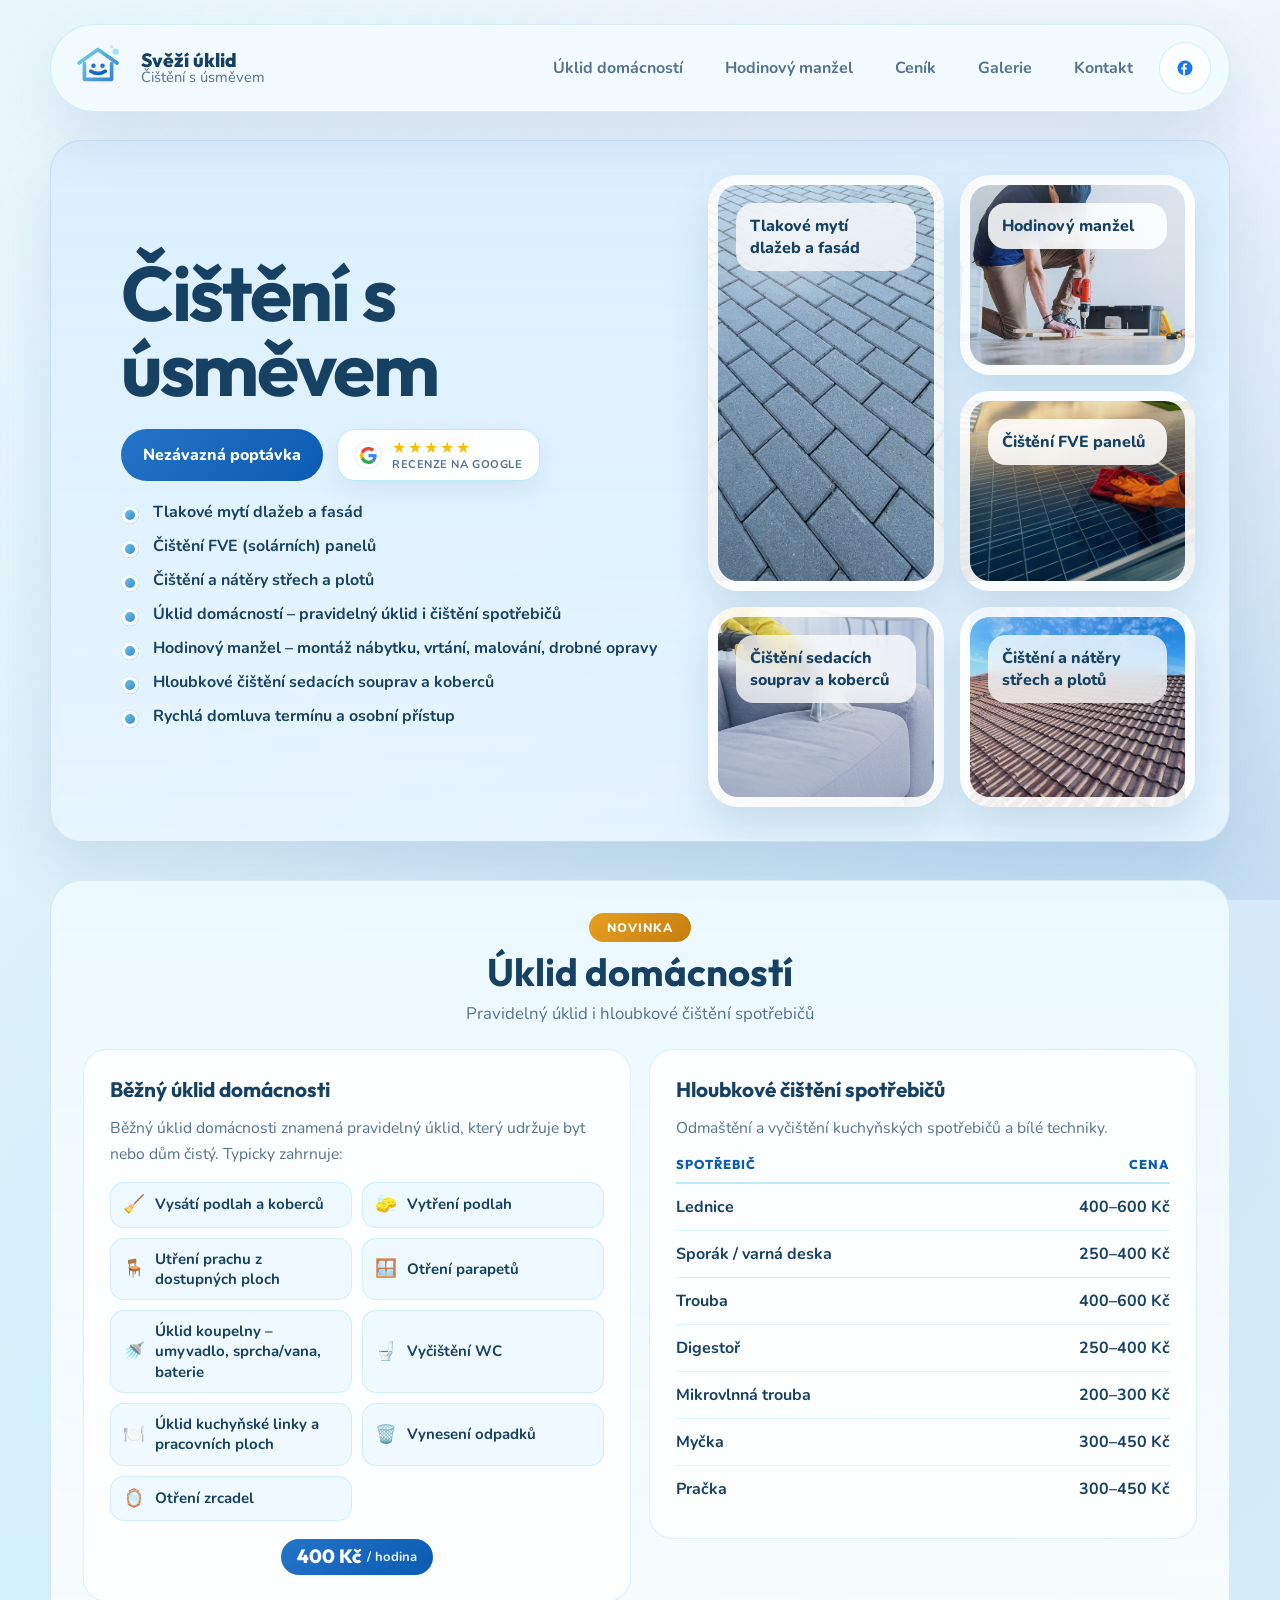
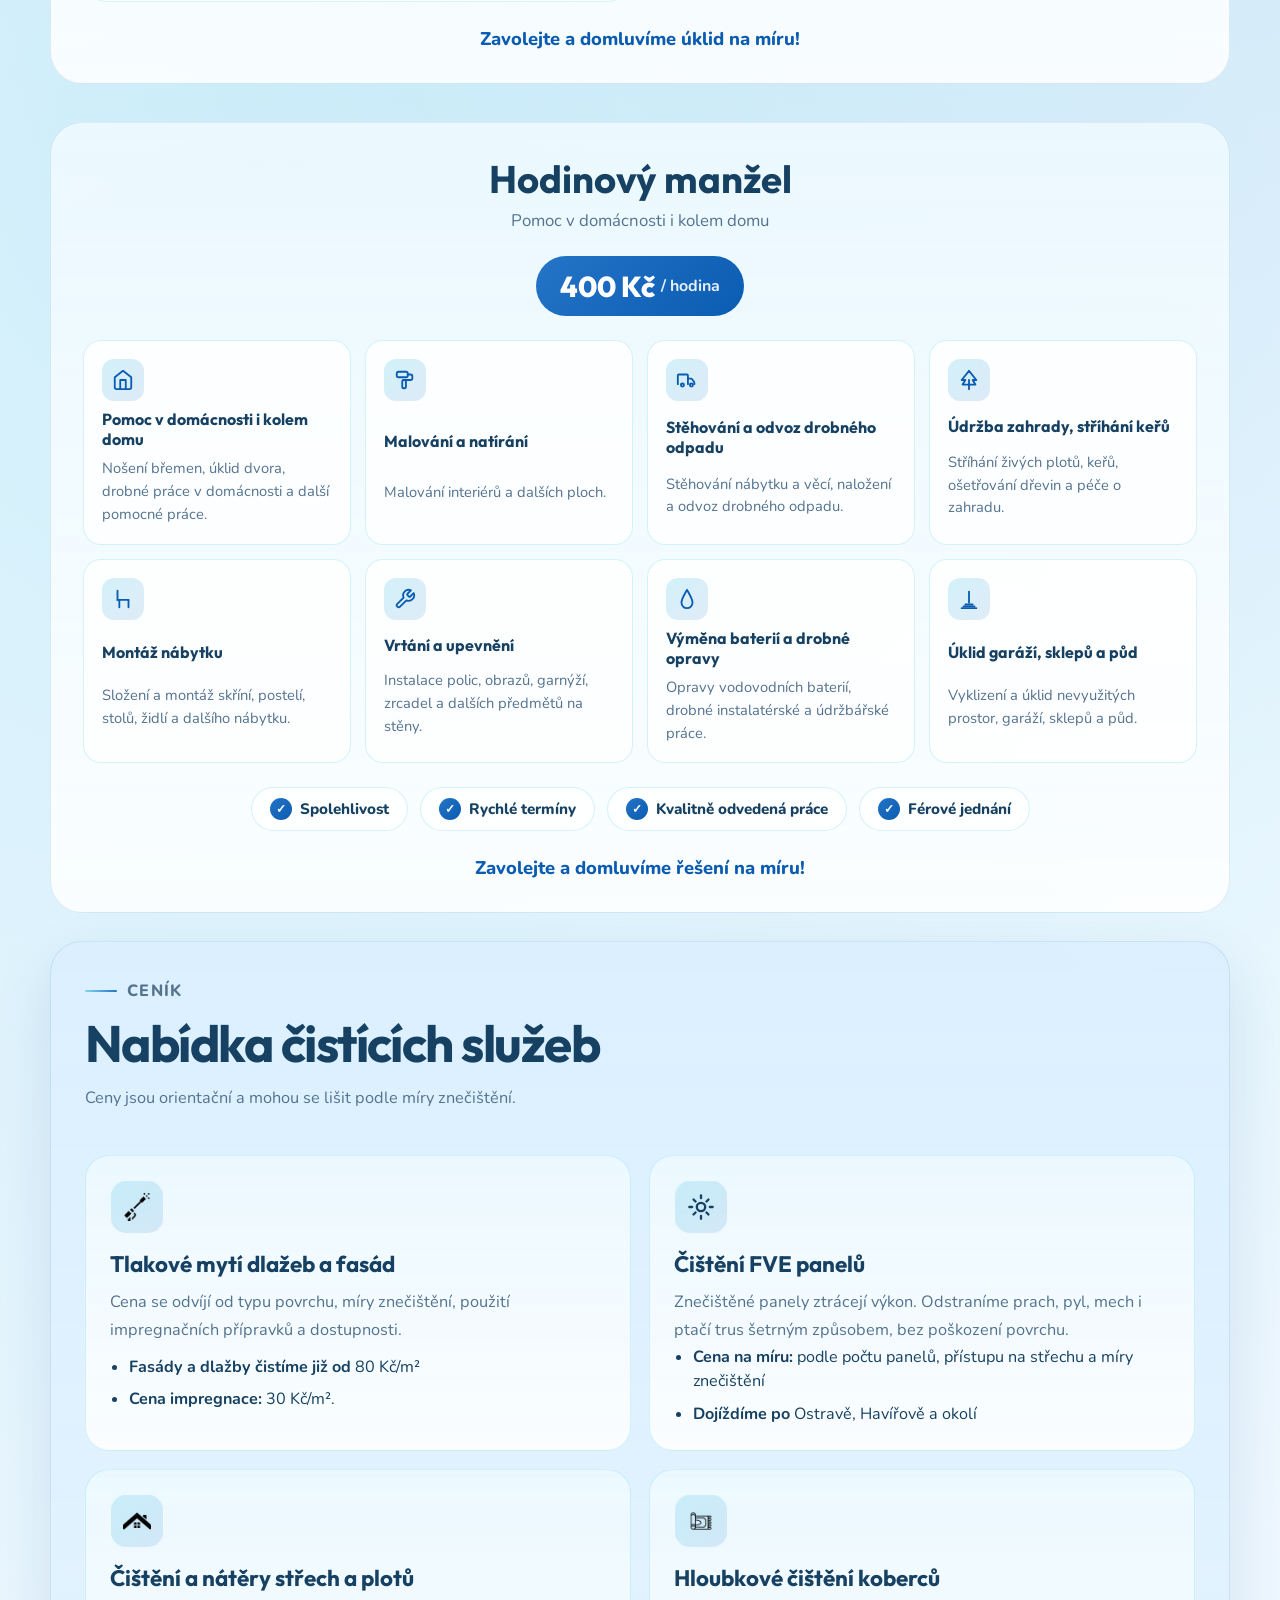
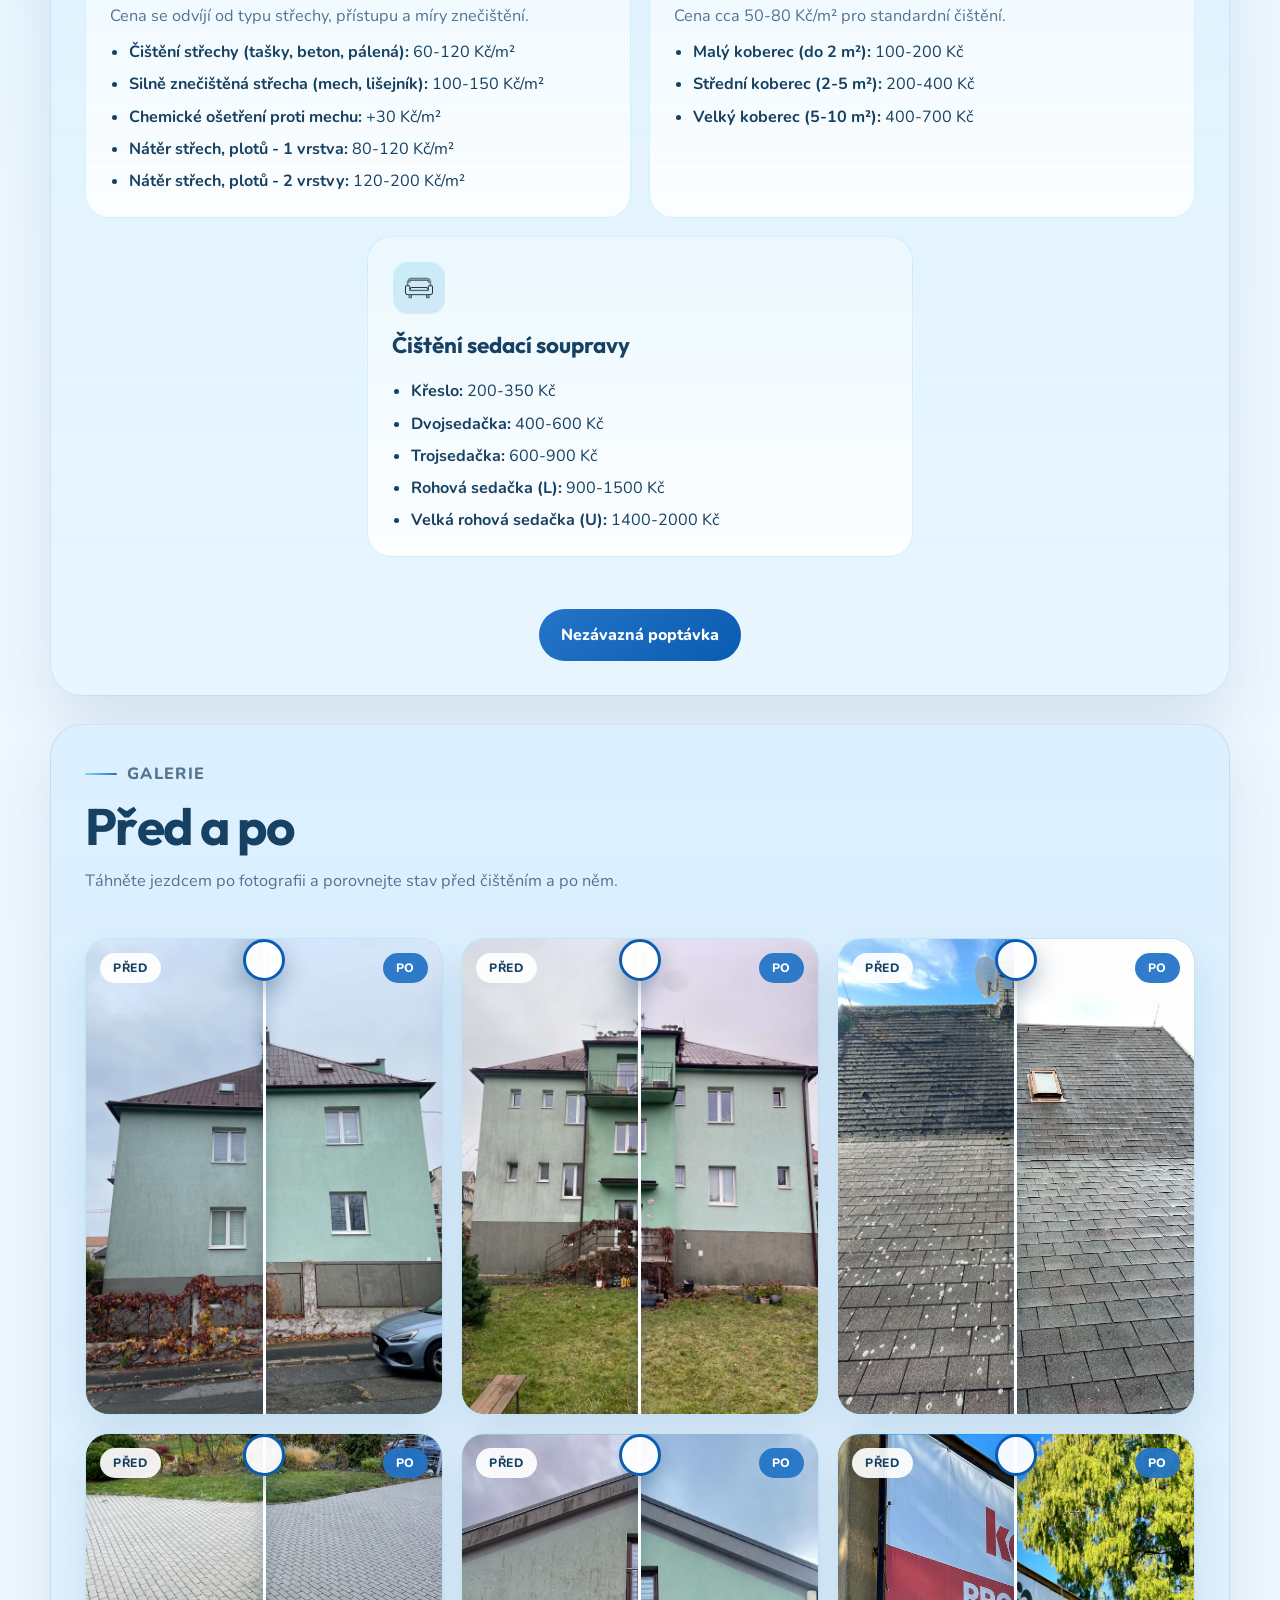
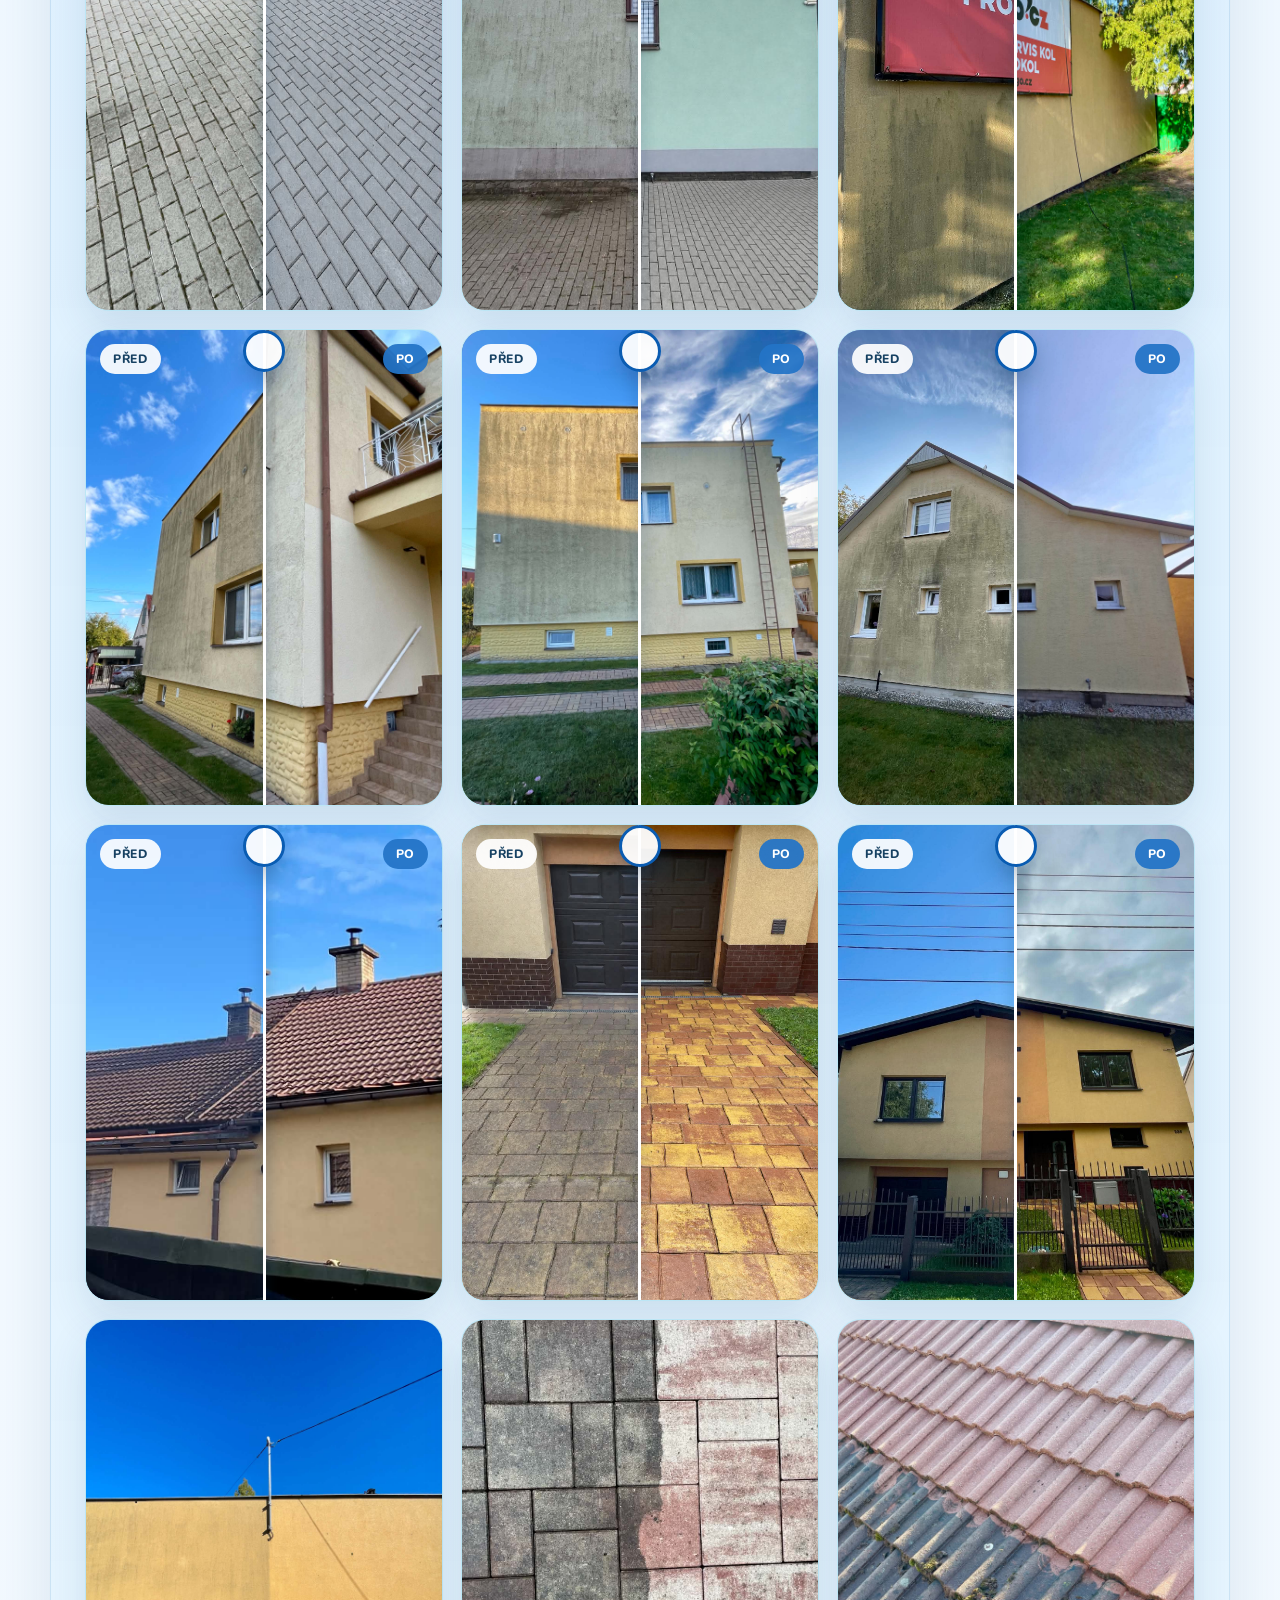
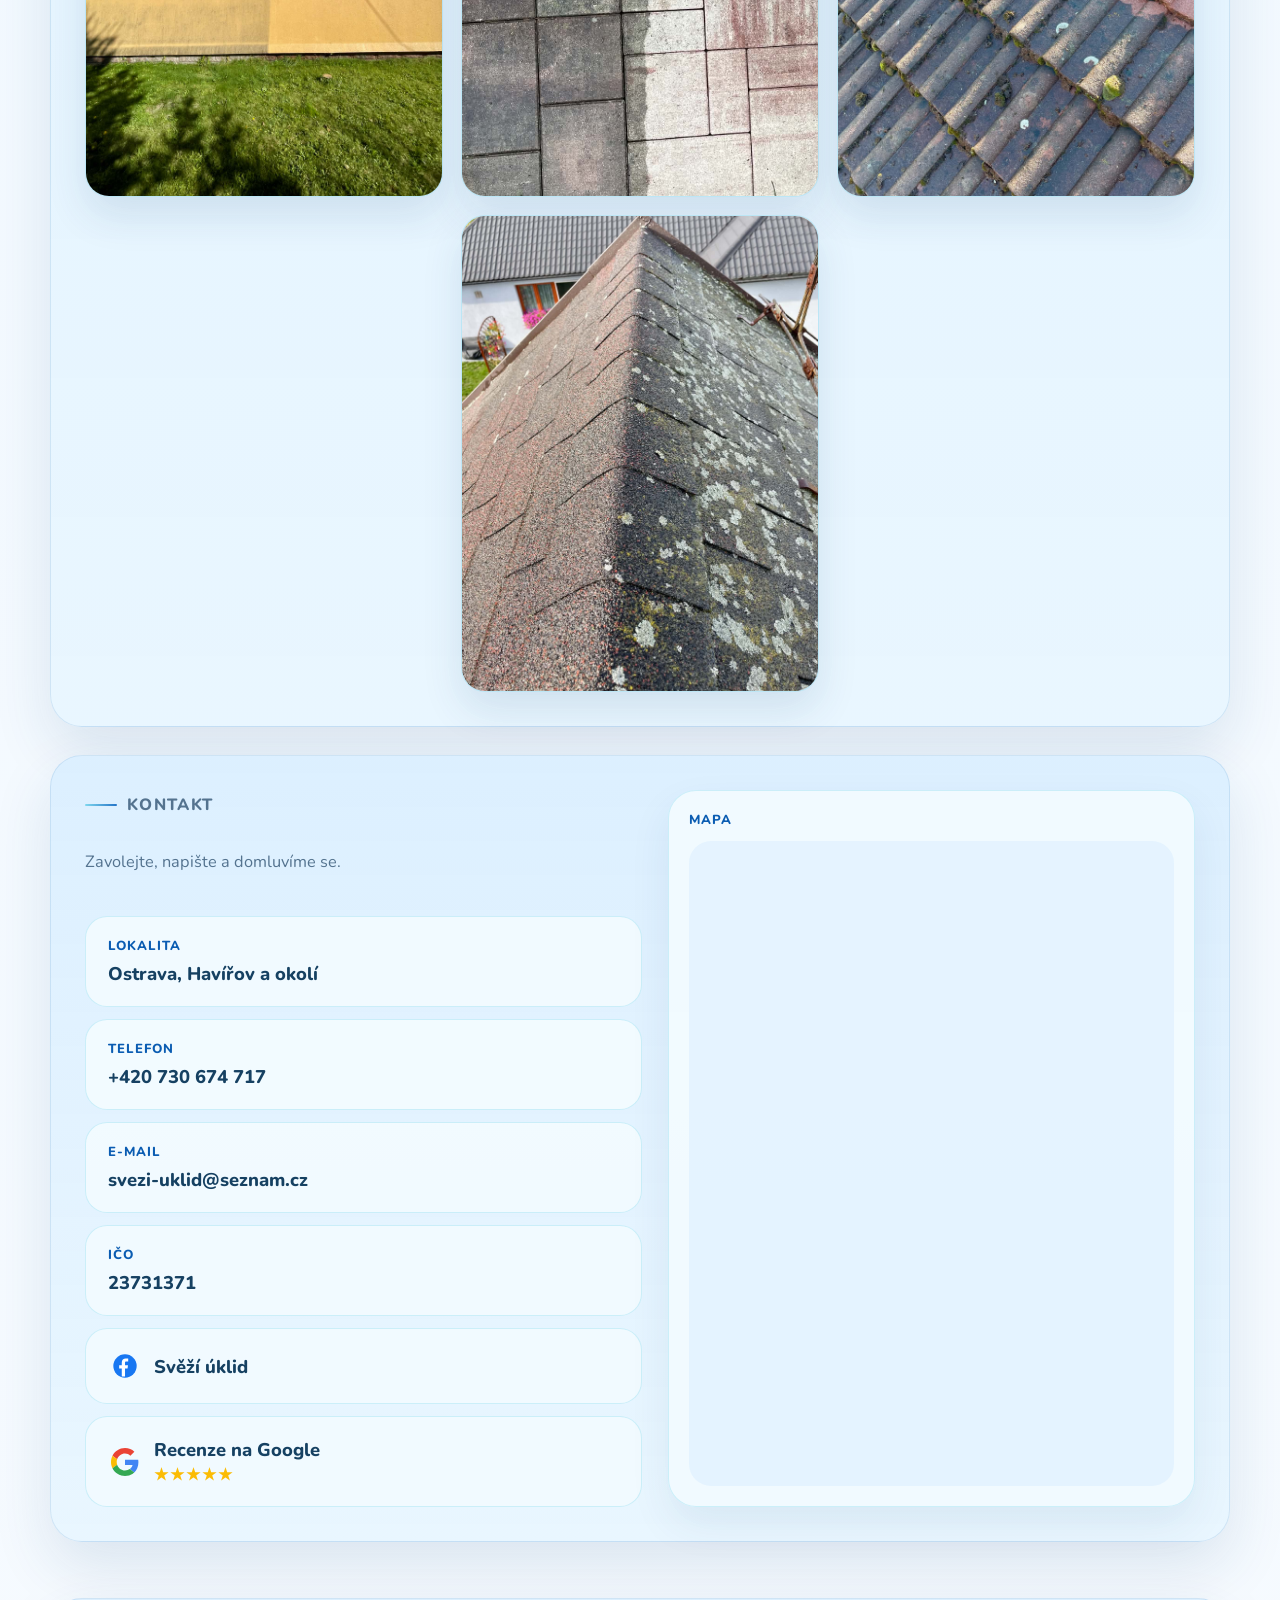
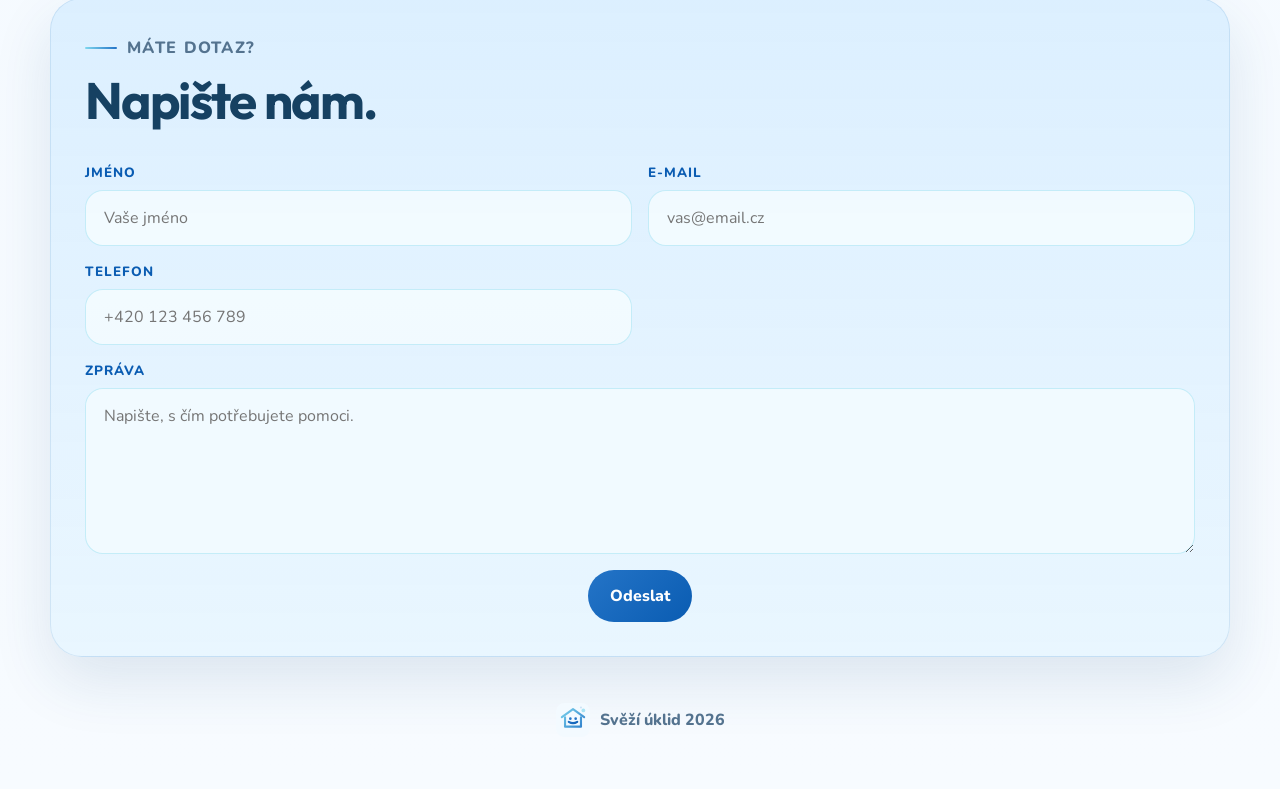
<file: index.html>
<!DOCTYPE html>
<html lang="cs">
<head>
    <meta charset="UTF-8">
    <meta name="viewport" content="width=device-width, initial-scale=1.0">
    <title>Svěží úklid | Hodinový manžel Ostrava, Havířov | Čištění s úsměvem</title>
    <meta
        name="description"
        content="Tlakové čištění dlažeb a fasád, čištění FVE (solárních) panelů, čištění a nátěry střech, hloubkové čištění koberců a sedacích souprav. Svěží úklid nabízí čistotu s úsměvem v Ostravě, Havířově a okolí. Hledáte hodinového manžela? Pomůžeme s montáží nábytku, vrtáním, malováním, údržbou zahrady a dalšími pracemi."
    >
    <link rel="icon" href="logo.svg" type="image/svg+xml">
    <link rel="preconnect" href="https://fonts.googleapis.com">
    <link rel="preconnect" href="https://fonts.gstatic.com" crossorigin>
    <link href="https://fonts.googleapis.com/css2?family=Outfit:wght@400;500;600;700;800&family=Nunito:wght@400;600;700;800&display=swap" rel="stylesheet">
    <link rel="stylesheet" href="styles.css">
</head>
<body>
    <div class="page-shell" id="top">
        <header class="topbar" id="uvod">
            <a class="brand" href="#top" aria-label="Svěží úklid">
                <img src="logo.svg" alt="Logo Svěží úklid">
                <span class="brand-text">
                    <strong>Svěží úklid</strong>
                    <span>Čištění s úsměvem</span>
                </span>
            </a>

            <button class="menu-toggle" type="button" aria-expanded="false" aria-controls="primary-nav">
                Menu
            </button>

            <nav class="nav" id="primary-nav" aria-label="Hlavní navigace">
                <a href="#uklid-domacnosti">Úklid domácností</a>
                <a href="#hodinovy-manzel">Hodinový manžel</a>
                <a href="#cenik">Ceník</a>
                <a href="#galerie">Galerie</a>
                <a href="#kontakt">Kontakt</a>
                <a class="nav-social" href="https://www.facebook.com/61579562813685" aria-label="Facebook Svěží úklid">
                    <svg viewBox="0 0 24 24" role="img" focusable="false" aria-hidden="true">
                        <circle cx="12" cy="12" r="10" fill="#1877F2"></circle>
                        <path fill="#ffffff" d="M13.28 8.15H14.75V5.62C14.5 5.59 13.66 5.5 12.68 5.5C10.64 5.5 9.24 6.75 9.24 9.05V11.27H7V14.1H9.24V21H12.02V14.1H14.2L14.55 11.27H12.02V9.33C12.02 8.51 12.24 8.15 13.28 8.15Z"></path>
                    </svg>
                </a>
            </nav>
        </header>

        <main>
            <section class="hero section-card">
                <div class="hero-copy">
                   
                    <h1>Čištění s úsměvem</h1>
                    <div class="hero-actions">
                        <a class="button button-primary" href="#kontaktujte-nas">Nezávazná poptávka</a>
                        <a class="google-badge" href="https://maps.app.goo.gl/2YdK4W3b6eAxkQrU6" target="_blank" rel="noopener" aria-label="Recenze Svěží úklid na Google">
                            <span class="google-badge-logo" aria-hidden="true">
                                <svg viewBox="0 0 48 48" focusable="false">
                                    <path fill="#EA4335" d="M24 9.5c3.54 0 6.71 1.22 9.21 3.6l6.85-6.85C35.9 2.38 30.47 0 24 0 14.62 0 6.51 5.38 2.56 13.22l7.98 6.19C12.43 13.72 17.74 9.5 24 9.5z"/>
                                    <path fill="#4285F4" d="M46.98 24.55c0-1.57-.15-3.09-.38-4.55H24v9.02h12.94c-.58 2.96-2.26 5.48-4.78 7.18l7.73 6c4.51-4.18 7.09-10.36 7.09-17.65z"/>
                                    <path fill="#FBBC05" d="M10.53 28.59c-.48-1.45-.76-2.99-.76-4.59s.27-3.14.76-4.59l-7.98-6.19C.92 16.46 0 20.12 0 24c0 3.88.92 7.54 2.56 10.78l7.97-6.19z"/>
                                    <path fill="#34A853" d="M24 48c6.48 0 11.93-2.13 15.89-5.81l-7.73-6c-2.15 1.45-4.92 2.3-8.16 2.3-6.26 0-11.57-4.22-13.47-9.91l-7.98 6.19C6.51 42.62 14.62 48 24 48z"/>
                                </svg>
                            </span>
                            <span class="google-badge-body">
                                <span class="google-stars" aria-hidden="true">★★★★★</span>
                                <span class="google-badge-label">Recenze na Google</span>
                            </span>
                        </a>
                        <a class="button button-secondary" href="#galerie" style="display: none;">Zobrazit galerii</a>
                    </div>

                    <ul class="hero-points">
                        <li>Tlakové mytí dlažeb a fasád</li>
                        <li>Čištění FVE (solárních) panelů</li>
                        <li>Čištění a nátěry střech a plotů</li>
                        <li>Úklid domácností – pravidelný úklid i čištění spotřebičů</li>
                        <li>Hodinový manžel – montáž nábytku, vrtání, malování, drobné opravy</li>
                        <li>Hloubkové čištění sedacích souprav a koberců</li>
                        <li>Rychlá domluva termínu a osobní přístup</li>
                    </ul>
                </div>

                <div class="hero-visual" aria-hidden="true">
                    <div class="visual-card visual-main">
                        <span class="visual-label">Tlakové mytí dlažeb a fasád</span>
                    </div>
                    <div class="visual-card visual-detail detail-handyman">
                        <span class="visual-label">Hodinový manžel</span>
                    </div>
                    <div class="visual-card visual-detail detail-fve">
                        <span class="visual-label">Čištění FVE panelů</span>
                    </div>
                    <div class="visual-card visual-detail detail-couch">
                        <span class="visual-label">Čištění sedacích souprav a koberců</span>
                    </div>
                    <div class="visual-card visual-detail detail-roof">
                        <span class="visual-label">Čištění a nátěry střech a plotů</span>
                    </div>
                </div>
            </section>

            <section class="cleaning-section section-card" id="uklid-domacnosti">
                <div class="cleaning">
                    <div class="cleaning-heading">
                        <span class="cleaning-badge">NOVINKA</span>
                        <h3>Úklid domácností</h3>
                        <p class="cleaning-subtitle">Pravidelný úklid i hloubkové čištění spotřebičů</p>
                    </div>

                    <div class="cleaning-grid">
                        <article class="cleaning-card">
                            <h4>Běžný úklid domácnosti</h4>
                            <p class="cleaning-lead">
                                Běžný úklid domácnosti znamená pravidelný úklid, který udržuje byt nebo dům čistý.
                                Typicky zahrnuje:
                            </p>
                            <ul class="cleaning-list">
                                <li><span aria-hidden="true">🧹</span> Vysátí podlah a koberců</li>
                                <li><span aria-hidden="true">🧽</span> Vytření podlah</li>
                                <li><span aria-hidden="true">🪑</span> Utření prachu z dostupných ploch</li>
                                <li><span aria-hidden="true">🪟</span> Otření parapetů</li>
                                <li><span aria-hidden="true">🚿</span> Úklid koupelny – umyvadlo, sprcha/vana, baterie</li>
                                <li><span aria-hidden="true">🚽</span> Vyčištění WC</li>
                                <li><span aria-hidden="true">🍽️</span> Úklid kuchyňské linky a pracovních ploch</li>
                                <li><span aria-hidden="true">🗑️</span> Vynesení odpadků</li>
                                <li><span aria-hidden="true">🪞</span> Otření zrcadel</li>
                            </ul>

                            <div class="cleaning-price-card">
                                <strong class="cleaning-price-value">400 Kč</strong>
                                <span class="cleaning-price-unit">/ hodina</span>
                            </div>
                        </article>

                        <article class="cleaning-card">
                            <h4>Hloubkové čištění spotřebičů</h4>
                            <p class="cleaning-lead">
                                Odmaštění a vyčištění kuchyňských spotřebičů a bílé techniky.
                            </p>
                            <table class="appliance-table">
                                <caption class="appliance-table-caption">Ceník čištění spotřebičů</caption>
                                <thead>
                                    <tr>
                                        <th scope="col">Spotřebič</th>
                                        <th scope="col">Cena</th>
                                    </tr>
                                </thead>
                                <tbody>
                                    <tr><td>Lednice</td><td>400–600 Kč</td></tr>
                                    <tr><td>Sporák / varná deska</td><td>250–400 Kč</td></tr>
                                    <tr><td>Trouba</td><td>400–600 Kč</td></tr>
                                    <tr><td>Digestoř</td><td>250–400 Kč</td></tr>
                                    <tr><td>Mikrovlnná trouba</td><td>200–300 Kč</td></tr>
                                    <tr><td>Myčka</td><td>300–450 Kč</td></tr>
                                    <tr><td>Pračka</td><td>300–450 Kč</td></tr>
                                </tbody>
                            </table>
                        </article>
                    </div>

                    <p class="cleaning-cta">Zavolejte a domluvíme úklid na míru!</p>
                </div>
            </section>

            <section class="handyman-section section-card" id="hodinovy-manzel">
                <div class="handyman">
                    <div class="handyman-heading">
                        <h3>Hodinový manžel</h3>
                        <p class="handyman-subtitle">Pomoc v domácnosti i kolem domu</p>
                    </div>

                    <div class="handyman-price-card">
                        <strong class="handyman-price-value">400 Kč</strong>
                        <span class="handyman-price-unit">/ hodina</span>
                    </div>

                    <div class="handyman-grid">
                        <div class="handyman-item">
                            <div class="handyman-item-icon" aria-hidden="true">
                                <svg viewBox="0 0 24 24" fill="none" stroke="currentColor" stroke-width="2" stroke-linecap="round" stroke-linejoin="round"><path d="M3 9l9-7 9 7v11a2 2 0 0 1-2 2H5a2 2 0 0 1-2-2z"/><polyline points="9 22 9 12 15 12 15 22"/></svg>
                            </div>
                            <h4>Pomoc v domácnosti i kolem domu</h4>
                            <p>Nošení břemen, úklid dvora, drobné práce v domácnosti a další pomocné práce.</p>
                        </div>
                        <div class="handyman-item">
                            <div class="handyman-item-icon" aria-hidden="true">
                                <svg viewBox="0 0 24 24" fill="none" stroke="currentColor" stroke-width="2" stroke-linecap="round" stroke-linejoin="round"><rect x="3" y="3" width="12" height="6" rx="2"/><path d="M15 6h3a2 2 0 0 1 2 2v2a2 2 0 0 1-2 2h-7"/><rect x="9" y="12" width="4" height="9" rx="1.5"/></svg>
                            </div>
                            <h4>Malování a natírání</h4>
                            <p>Malování interiérů a dalších ploch.</p>
                        </div>
                        <div class="handyman-item">
                            <div class="handyman-item-icon" aria-hidden="true">
                                <svg viewBox="0 0 24 24" fill="none" stroke="currentColor" stroke-width="2" stroke-linecap="round" stroke-linejoin="round"><path d="M2 16.5V7a1 1 0 0 1 1-1h9a1 1 0 0 1 1 1v9.5"/><path d="M13 10.5h3.6a1 1 0 0 1 .8.4l2.4 3.2a1 1 0 0 1 .2.6v1.8"/><circle cx="7" cy="17.5" r="1.7"/><circle cx="16.8" cy="17.5" r="1.7"/></svg>
                            </div>
                            <h4>Stěhování a odvoz drobného odpadu</h4>
                            <p>Stěhování nábytku a věcí, naložení a odvoz drobného odpadu.</p>
                        </div>
                        <div class="handyman-item">
                            <div class="handyman-item-icon" aria-hidden="true">
                                <svg viewBox="0 0 24 24" fill="none" stroke="currentColor" stroke-width="2" stroke-linecap="round" stroke-linejoin="round"><path d="M12 2L4 12h4l-3 5h14l-3-5h4L12 2z"/><path d="M12 12v10"/></svg>
                            </div>
                            <h4>Údržba zahrady, stříhání keřů</h4>
                            <p>Stříhání živých plotů, keřů, ošetřování dřevin a péče o zahradu.</p>
                        </div>
                        <div class="handyman-item">
                            <div class="handyman-item-icon" aria-hidden="true">
                                <svg viewBox="0 0 24 24" fill="none" stroke="currentColor" stroke-width="2" stroke-linecap="round" stroke-linejoin="round"><line x1="6" y1="3" x2="6" y2="13"/><line x1="6" y1="13" x2="18" y2="13"/><line x1="18" y1="13" x2="18" y2="21"/><line x1="8" y1="13" x2="8" y2="21"/></svg>
                            </div>
                            <h4>Montáž nábytku</h4>
                            <p>Složení a montáž skříní, postelí, stolů, židlí a dalšího nábytku.</p>
                        </div>
                        <div class="handyman-item">
                            <div class="handyman-item-icon" aria-hidden="true">
                                <svg viewBox="0 0 24 24" fill="none" stroke="currentColor" stroke-width="2" stroke-linecap="round" stroke-linejoin="round"><path d="M14.7 6.3a1 1 0 0 0 0 1.4l1.6 1.6a1 1 0 0 0 1.4 0l3.77-3.77a6 6 0 0 1-7.94 7.94l-6.91 6.91a2.12 2.12 0 0 1-3-3l6.91-6.91a6 6 0 0 1 7.94-7.94l-3.76 3.76z"/></svg>
                            </div>
                            <h4>Vrtání a upevnění</h4>
                            <p>Instalace polic, obrazů, garnýží, zrcadel a dalších předmětů na stěny.</p>
                        </div>
                        <div class="handyman-item">
                            <div class="handyman-item-icon" aria-hidden="true">
                                <svg viewBox="0 0 24 24" fill="none" stroke="currentColor" stroke-width="2" stroke-linecap="round" stroke-linejoin="round"><path d="M12 2C8 9 6 12 6 16a6 6 0 0 0 12 0c0-4-2-7-6-14z"/></svg>
                            </div>
                            <h4>Výměna baterií a drobné opravy</h4>
                            <p>Opravy vodovodních baterií, drobné instalatérské a údržbářské práce.</p>
                        </div>
                        <div class="handyman-item">
                            <div class="handyman-item-icon" aria-hidden="true">
                                <svg viewBox="0 0 24 24" fill="none" stroke="currentColor" stroke-width="2" stroke-linecap="round" stroke-linejoin="round"><line x1="12" y1="4" x2="12" y2="16"/><line x1="8" y1="18" x2="16" y2="18"/><line x1="6" y1="20" x2="18" y2="20"/><line x1="4" y1="22" x2="20" y2="22"/></svg>
                            </div>
                            <h4>Úklid garáží, sklepů a půd</h4>
                            <p>Vyklizení a úklid nevyužitých prostor, garáží, sklepů a půd.</p>
                        </div>
                    </div>

                    <div class="handyman-benefits">
                        <div class="handyman-benefit">
                            <span class="handyman-benefit-icon" aria-hidden="true">✓</span>
                            <strong>Spolehlivost</strong>
                        </div>
                        <div class="handyman-benefit">
                            <span class="handyman-benefit-icon" aria-hidden="true">✓</span>
                            <strong>Rychlé termíny</strong>
                        </div>
                        <div class="handyman-benefit">
                            <span class="handyman-benefit-icon" aria-hidden="true">✓</span>
                            <strong>Kvalitně odvedená práce</strong>
                        </div>
                        <div class="handyman-benefit">
                            <span class="handyman-benefit-icon" aria-hidden="true">✓</span>
                            <strong>Férové jednání</strong>
                        </div>
                    </div>

                    <p class="handyman-cta">Zavolejte a domluvíme řešení na míru!</p>
                </div>

            </section>

            <section class="services section-card" id="cenik">
                <div class="section-heading">
                    <p class="eyebrow">Ceník</p>
                    <h2>Nabídka čistících služeb</h2>
                    <p>
                        Ceny jsou orientační a mohou se lišit podle míry znečištění.
                    </p>
                </div>

                <div class="service-grid">
                    <article class="service-card accent-card">
                        <div class="service-icon" aria-hidden="true">
                            <img src="power-washing.png" alt="">
                        </div>
                        <h3>Tlakové mytí dlažeb a fasád</h3>
                        <p class="service-note">Cena se odvíjí od typu povrchu, míry znečištění, použití impregnačních přípravků a dostupnosti.</p>
                        <ul class="service-price-list" style="padding-top: 2%;">
                            <li><strong>Fasády a dlažby čistíme již od</strong> 80 Kč/m²</li>
                            <li><strong>Cena impregnace: </strong>30 Kč/m².</li>
                        </ul>
                        
                    </article>
                    <article class="service-card accent-card">
                        <div class="service-icon" aria-hidden="true">
                            <svg viewBox="0 0 24 24" fill="none" stroke="currentColor" stroke-width="2" stroke-linecap="round" stroke-linejoin="round"><circle cx="12" cy="12" r="3.6"/><path d="M12 2v2.4M12 19.6V22M2 12h2.4M19.6 12H22M5.6 5.6l1.7 1.7M16.7 16.7l1.7 1.7M5.6 18.4l1.7-1.7M16.7 7.3l1.7-1.7"/></svg>
                        </div>
                        <h3>Čištění FVE panelů</h3>
                        <p class="service-note">Znečištěné panely ztrácejí výkon. Odstraníme prach, pyl, mech i ptačí trus šetrným způsobem, bez poškození povrchu.</p>
                        <ul class="service-price-list">
                            <li><strong>Cena na míru:</strong> podle počtu panelů, přístupu na střechu a míry znečištění</li>
                            <li><strong>Dojíždíme po</strong> Ostravě, Havířově a okolí</li>
                        </ul>
                    </article>
                    <article class="service-card accent-card">
                        <div class="service-icon" aria-hidden="true">
                            <img src="roofing.png" alt="">
                        </div>
                        <h3>Čištění a nátěry střech a plotů</h3>
                        <p class="service-note">Cena se odvíjí od typu střechy, přístupu a míry znečištění.</p>
                        <ul class="service-price-list" style="padding-top: 2%;">
                            <li><strong>Čištění střechy (tašky, beton, pálená):</strong> 60-120 Kč/m²</li>
                            <li><strong>Silně znečištěná střecha (mech, lišejník):</strong> 100-150 Kč/m²</li>
                            <li><strong>Chemické ošetření proti mechu:</strong> +30 Kč/m²</li>
                            <li><strong>Nátěr střech, plotů - 1 vrstva:</strong> 80-120 Kč/m²</li>
                            <li><strong>Nátěr střech, plotů - 2 vrstvy:</strong> 120-200 Kč/m²</li>
                        </ul>
                        
                       
                    </article>
                    <article class="service-card accent-card">
                        <div class="service-icon" aria-hidden="true">
                            <img src="carpet.png" alt="">
                        </div>
                        <h3>Hloubkové čištění koberců</h3>
                        <p class="service-note">Cena cca 50-80 Kč/m² pro standardní čištění.</p>
                        <ul class="service-price-list" style="padding-top: 2%;">
                            <li><strong>Malý koberec (do 2 m²):</strong> 100-200 Kč</li>
                            <li><strong>Střední koberec (2-5 m²):</strong> 200-400 Kč</li>
                            <li><strong>Velký koberec (5-10 m²):</strong> 400-700 Kč</li>

                        </ul>
                    </article>
                    <article class="service-card accent-card service-card-center">
                        <div class="service-icon" aria-hidden="true">
                            <img src="couch.png" alt="">
                        </div>
                        <h3>Čištění sedací soupravy</h3>
                        <ul class="service-price-list" style="padding-top: 2%;">
                            <li><strong>Křeslo:</strong> 200-350 Kč</li>
                            <li><strong>Dvojsedačka:</strong> 400-600 Kč</li>
                            <li><strong>Trojsedačka:</strong> 600-900 Kč</li>
                            <li><strong>Rohová sedačka (L):</strong> 900-1500 Kč</li>
                            <li><strong>Velká rohová sedačka (U):</strong> 1400-2000 Kč</li>
                        </ul>
                        
                    </article>
                </div>

                <div class="section-cta">
                    <a class="button button-primary" href="#kontaktujte-nas">Nezávazná poptávka</a>
                </div>

            </section>

            <section class="gallery section-card" id="galerie">
                <div class="section-heading">
                    <p class="eyebrow">Galerie</p>
                    <h2>Před a po</h2>
                    <p>Táhněte jezdcem po fotografii a porovnejte stav před čištěním a po něm.</p>
                </div>

                <div class="gallery-grid">
                    <figure class="ba-card" data-compare>
                        <img class="gallery-photo" src="galerie/14a.jpg" alt="Fasáda domu se střešními okny po vyčištění" loading="lazy">
                        <div class="ba-before">
                            <img class="gallery-photo" src="galerie/14b.jpg" alt="Fasáda domu se střešními okny před čištěním" loading="lazy">
                        </div>
                        <span class="ba-handle" aria-hidden="true"></span>
                        <span class="ba-tag ba-tag-before">Před</span>
                        <span class="ba-tag ba-tag-after">Po</span>
                        <input class="ba-range" type="range" min="0" max="100" value="50" step="1" aria-label="Porovnání před a po – fasáda domu se střešními okny">
                    </figure>

                    <figure class="ba-card" data-compare>
                        <img class="gallery-photo" src="galerie/13a.jpg" alt="Fasáda bytového domu po vyčištění" loading="lazy">
                        <div class="ba-before">
                            <img class="gallery-photo" src="galerie/13b.jpg" alt="Fasáda bytového domu před čištěním" loading="lazy">
                        </div>
                        <span class="ba-handle" aria-hidden="true"></span>
                        <span class="ba-tag ba-tag-before">Před</span>
                        <span class="ba-tag ba-tag-after">Po</span>
                        <input class="ba-range" type="range" min="0" max="100" value="50" step="1" aria-label="Porovnání před a po – fasáda bytového domu">
                    </figure>

                    <figure class="ba-card" data-compare>
                        <img class="gallery-photo" src="galerie/12a.jpg" alt="Střecha se střešním oknem po vyčištění" loading="lazy">
                        <div class="ba-before">
                            <img class="gallery-photo" src="galerie/12b.jpg" alt="Střecha se střešním oknem před čištěním" loading="lazy">
                        </div>
                        <span class="ba-handle" aria-hidden="true"></span>
                        <span class="ba-tag ba-tag-before">Před</span>
                        <span class="ba-tag ba-tag-after">Po</span>
                        <input class="ba-range" type="range" min="0" max="100" value="50" step="1" aria-label="Porovnání před a po – střecha se střešním oknem">
                    </figure>

                    <figure class="ba-card" data-compare>
                        <img class="gallery-photo" src="galerie/10a.jpg" alt="Dlážděná plocha po vyčištění" loading="lazy">
                        <div class="ba-before">
                            <img class="gallery-photo" src="galerie/10b.jpg" alt="Dlážděná plocha před čištěním" loading="lazy">
                        </div>
                        <span class="ba-handle" aria-hidden="true"></span>
                        <span class="ba-tag ba-tag-before">Před</span>
                        <span class="ba-tag ba-tag-after">Po</span>
                        <input class="ba-range" type="range" min="0" max="100" value="50" step="1" aria-label="Porovnání před a po – dlážděná plocha">
                    </figure>

                    <figure class="ba-card" data-compare>
                        <img class="gallery-photo" src="galerie/9a.jpg" alt="Boční stěna domu po vyčištění" loading="lazy">
                        <div class="ba-before">
                            <img class="gallery-photo" src="galerie/9b.jpg" alt="Boční stěna domu před čištěním" loading="lazy">
                        </div>
                        <span class="ba-handle" aria-hidden="true"></span>
                        <span class="ba-tag ba-tag-before">Před</span>
                        <span class="ba-tag ba-tag-after">Po</span>
                        <input class="ba-range" type="range" min="0" max="100" value="50" step="1" aria-label="Porovnání před a po – boční stěna domu">
                    </figure>

                    <figure class="ba-card" data-compare>
                        <img class="gallery-photo" src="galerie/7a.jpg" alt="Fasáda domu po vyčištění" loading="lazy">
                        <div class="ba-before">
                            <img class="gallery-photo" src="galerie/7b.jpg" alt="Fasáda domu před čištěním" loading="lazy">
                        </div>
                        <span class="ba-handle" aria-hidden="true"></span>
                        <span class="ba-tag ba-tag-before">Před</span>
                        <span class="ba-tag ba-tag-after">Po</span>
                        <input class="ba-range" type="range" min="0" max="100" value="50" step="1" aria-label="Porovnání před a po – fasáda domu">
                    </figure>

                    <figure class="ba-card" data-compare>
                        <img class="gallery-photo" src="galerie/6a.jpg" alt="Fasáda domu po vyčištění" loading="lazy">
                        <div class="ba-before">
                            <img class="gallery-photo" src="galerie/6b.jpg" alt="Fasáda domu před čištěním" loading="lazy">
                        </div>
                        <span class="ba-handle" aria-hidden="true"></span>
                        <span class="ba-tag ba-tag-before">Před</span>
                        <span class="ba-tag ba-tag-after">Po</span>
                        <input class="ba-range" type="range" min="0" max="100" value="50" step="1" aria-label="Porovnání před a po – fasáda domu">
                    </figure>

                    <figure class="ba-card" data-compare>
                        <img class="gallery-photo" src="galerie/5a.jpg" alt="Fasáda domu po vyčištění" loading="lazy">
                        <div class="ba-before">
                            <img class="gallery-photo" src="galerie/5b.jpg" alt="Fasáda domu před čištěním" loading="lazy">
                        </div>
                        <span class="ba-handle" aria-hidden="true"></span>
                        <span class="ba-tag ba-tag-before">Před</span>
                        <span class="ba-tag ba-tag-after">Po</span>
                        <input class="ba-range" type="range" min="0" max="100" value="50" step="1" aria-label="Porovnání před a po – fasáda domu">
                    </figure>

                    <figure class="ba-card" data-compare>
                        <img class="gallery-photo" src="galerie/4a.jpg" alt="Dům po vyčištění fasády" loading="lazy">
                        <div class="ba-before">
                            <img class="gallery-photo" src="galerie/4b.jpg" alt="Dům před vyčištěním fasády" loading="lazy">
                        </div>
                        <span class="ba-handle" aria-hidden="true"></span>
                        <span class="ba-tag ba-tag-before">Před</span>
                        <span class="ba-tag ba-tag-after">Po</span>
                        <input class="ba-range" type="range" min="0" max="100" value="50" step="1" aria-label="Porovnání před a po – fasáda domu">
                    </figure>

                    <figure class="ba-card" data-compare>
                        <img class="gallery-photo" src="galerie/3a.jpg" alt="Střecha domu po vyčištění" loading="lazy">
                        <div class="ba-before">
                            <img class="gallery-photo" src="galerie/3b.jpg" alt="Střecha domu před čištěním" loading="lazy">
                        </div>
                        <span class="ba-handle" aria-hidden="true"></span>
                        <span class="ba-tag ba-tag-before">Před</span>
                        <span class="ba-tag ba-tag-after">Po</span>
                        <input class="ba-range" type="range" min="0" max="100" value="50" step="1" aria-label="Porovnání před a po – střecha domu">
                    </figure>

                    <figure class="ba-card" data-compare>
                        <img class="gallery-photo" src="galerie/2a.jpg" alt="Dlažba před garáží po vyčištění" loading="lazy">
                        <div class="ba-before">
                            <img class="gallery-photo" src="galerie/2b.jpg" alt="Dlažba před garáží před čištěním" loading="lazy">
                        </div>
                        <span class="ba-handle" aria-hidden="true"></span>
                        <span class="ba-tag ba-tag-before">Před</span>
                        <span class="ba-tag ba-tag-after">Po</span>
                        <input class="ba-range" type="range" min="0" max="100" value="50" step="1" aria-label="Porovnání před a po – dlažba před garáží">
                    </figure>

                    <figure class="ba-card" data-compare>
                        <img class="gallery-photo" src="galerie/1a.jpg" alt="Dům po umytí fasády" loading="lazy">
                        <div class="ba-before">
                            <img class="gallery-photo" src="galerie/1b.jpg" alt="Dům před umytím fasády" loading="lazy">
                        </div>
                        <span class="ba-handle" aria-hidden="true"></span>
                        <span class="ba-tag ba-tag-before">Před</span>
                        <span class="ba-tag ba-tag-after">Po</span>
                        <input class="ba-range" type="range" min="0" max="100" value="50" step="1" aria-label="Porovnání před a po – fasáda domu">
                    </figure>

                    <figure class="gallery-tile">
                        <img class="gallery-photo" src="galerie/8.jpg" alt="Vyčištěná fasáda budovy" loading="lazy">
                    </figure>

                    <figure class="gallery-tile">
                        <img class="gallery-photo" src="galerie/dlazba.jpg" alt="Dlažba před a po vyčištění – detail" loading="lazy">
                    </figure>

                    <figure class="gallery-tile">
                        <img class="gallery-photo" src="galerie/tasky.jpg" alt="Detail střešních tašek před a po vyčištění" loading="lazy">
                    </figure>

                    <figure class="gallery-tile">
                        <img class="gallery-photo" src="galerie/11.jpg" alt="Detail střešních šindelů před a po vyčištění" loading="lazy">
                    </figure>
                </div>
            </section>

            <section class="contact section-card" id="kontakt">
                <div class="contact-content">
                    <div>
                        <p class="eyebrow">Kontakt</p>
                        
                        <p>
                            Zavolejte, napište a domluvíme se.
                        </p>
                    </div>
                    <div class="contact-panel">
                        <div class="contact-item">
                            <span class="contact-label">Lokalita</span>
                            <strong>Ostrava, Havířov a okolí</strong>
                        </div>
                        <div class="contact-item">
                            <span class="contact-label">Telefon</span>
                            <strong>+420 730 674 717</strong>
                        </div>
                        <div class="contact-item">
                            <span class="contact-label">E-mail</span>
                            <strong>svezi-uklid@seznam.cz</strong>
                        </div>
                        
                        <div class="contact-item">
                            <span class="contact-label">IČO</span>
                            <strong>23731371</strong>
                        </div>

                    <a class="contact-item social-item social-card" href="https://www.facebook.com/61579562813685" aria-label="Facebook Svěží úklid">
                        <strong class="social-strong">
                            <span class="social-icon" aria-hidden="true">
                                <svg viewBox="0 0 24 24" role="img" focusable="false">
                                    <circle cx="12" cy="12" r="10" fill="#1877F2"></circle>
                                    <path fill="#ffffff" d="M13.28 8.15H14.75V5.62C14.5 5.59 13.66 5.5 12.68 5.5C10.64 5.5 9.24 6.75 9.24 9.05V11.27H7V14.1H9.24V21H12.02V14.1H14.2L14.55 11.27H12.02V9.33C12.02 8.51 12.24 8.15 13.28 8.15Z"></path>
                                </svg>
                            </span>
                            Svěží úklid
                        </strong>
                    </a>

                    <a class="contact-item social-item social-card" href="https://maps.app.goo.gl/2YdK4W3b6eAxkQrU6" target="_blank" rel="noopener" aria-label="Recenze Svěží úklid na Google">
                        <strong class="social-strong">
                            <span class="social-icon" aria-hidden="true">
                                <svg viewBox="0 0 48 48" focusable="false">
                                    <path fill="#EA4335" d="M24 9.5c3.54 0 6.71 1.22 9.21 3.6l6.85-6.85C35.9 2.38 30.47 0 24 0 14.62 0 6.51 5.38 2.56 13.22l7.98 6.19C12.43 13.72 17.74 9.5 24 9.5z"/>
                                    <path fill="#4285F4" d="M46.98 24.55c0-1.57-.15-3.09-.38-4.55H24v9.02h12.94c-.58 2.96-2.26 5.48-4.78 7.18l7.73 6c4.51-4.18 7.09-10.36 7.09-17.65z"/>
                                    <path fill="#FBBC05" d="M10.53 28.59c-.48-1.45-.76-2.99-.76-4.59s.27-3.14.76-4.59l-7.98-6.19C.92 16.46 0 20.12 0 24c0 3.88.92 7.54 2.56 10.78l7.97-6.19z"/>
                                    <path fill="#34A853" d="M24 48c6.48 0 11.93-2.13 15.89-5.81l-7.73-6c-2.15 1.45-4.92 2.3-8.16 2.3-6.26 0-11.57-4.22-13.47-9.91l-7.98 6.19C6.51 42.62 14.62 48 24 48z"/>
                                </svg>
                            </span>
                            <span class="google-card-text">
                                Recenze na Google
                                <span class="google-stars" aria-hidden="true">★★★★★</span>
                            </span>
                        </strong>
                    </a>

                    </div>
                </div>
                
                <div class="contact-aside">
                    <div class="map-card">
                        <span class="contact-label">Mapa</span>
                        <iframe
                            title="Mapa adresy Svěží úklid"
                            src="https://www.google.com/maps/embed?pb=!1m18!1m12!1m3!1d58281.607005331214!2d18.39347287375812!3d49.791565820720066!2m3!1f0!2f0!3f0!3m2!1i1024!2i768!4f13.1!3m3!1m2!1s0x4713fed1a555183d%3A0x400af0f661507b0!2zSGF2w63FmW92!5e0!3m2!1scs!2scz!4v1773247890633!5m2!1scs!2scz"
                            loading="lazy"
                            referrerpolicy="no-referrer-when-downgrade"
                        ></iframe>
                    </div>

                </div>
            </section>

            <section class="contact-form-section section-card" id="kontaktujte-nas">
                <div class="section-heading">
                    <p class="eyebrow">Máte dotaz?</p>
                    <h2>Napište nám.</h2>
                </div>
                <p class="form-success" id="form-success" hidden>Děkujeme, zpráva byla úspěšně odeslána. Ozveme se vám co nejdříve.</p>
                <form class="contact-form" action="https://formsubmit.co/svezi-uklid@seznam.cz" method="POST">
                    <input type="hidden" name="_captcha" value="false">
                    <input type="hidden" name="_subject" value="Nová poptávka z webu Svěží úklid">
                    <input type="hidden" name="_template" value="table">
                    <input type="hidden" name="_next" id="form-next" value="">
                    <label class="form-field">
                        <span>Jméno</span>
                        <input type="text" name="Jméno" placeholder="Vaše jméno" required>
                    </label>
                    <label class="form-field">
                        <span>E-mail</span>
                        <input type="email" name="E-mail" placeholder="vas@email.cz" required>
                    </label>
                    <label class="form-field">
                        <span>Telefon</span>
                        <input type="tel" name="Telefon" placeholder="+420 123 456 789">
                    </label>
                    <label class="form-field form-field-wide">
                        <span>Zpráva</span>
                        <textarea name="Zpráva" rows="6" placeholder="Napište, s čím potřebujete pomoci." required></textarea>
                    </label>
                    <button class="button button-primary" type="submit">Odeslat</button>
                </form>
            </section>
        </main>

        <div class="site-signature" aria-label="Podpis webu">
            <img src="logo.svg" alt="Logo Svěží úklid">
            <p>Svěží úklid <span id="current-year">2026</span></p>
        </div>
    </div>

    <script src="script.js"></script>
</body>
</html>
</file>
<file: styles.css>
:root {
    --bg: #eef7ff;
    --bg-soft: #f9fdff;
    --surface: rgba(231, 245, 255, 0.88);
    --surface-strong: rgba(219, 239, 255, 0.97);
    --surface-light: rgba(243, 251, 255, 0.94);
    --line: rgba(91, 148, 198, 0.18);
    --primary: #2474c7;
    --primary-strong: #0a5cb2;
    --secondary: #7fd7ee;
    --text: #164162;
    --muted: #54738f;
    --shadow: 0 24px 60px rgba(24, 77, 122, 0.12);
    --radius-xl: 32px;
    --radius-lg: 24px;
    --radius-md: 18px;
    --max-width: 1180px;
    --nav-offset: 120px;
}

* {
    box-sizing: border-box;
}

html {
    scroll-behavior: smooth;
}

#cenik,
#galerie,
#kontakt,
#kontaktujte-nas,
#uklid-domacnosti,
#hodinovy-manzel {
    scroll-margin-top: var(--nav-offset);
}

body {
    margin: 0;
    font-family: "Nunito", sans-serif;
    color: var(--text);
    background:
        radial-gradient(circle at 20% 20%, rgba(127, 215, 238, 0.3), transparent 24%),
        radial-gradient(circle at 85% 12%, rgba(36, 116, 199, 0.14), transparent 18%),
        linear-gradient(180deg, #f8fcff 0%, #edf7ff 38%, #f7fbff 100%);
    min-height: 100vh;
}

body::before {
    content: "";
    position: fixed;
    inset: 0;
    pointer-events: none;
    background:
        radial-gradient(circle at 10% 10%, rgba(255, 255, 255, 0.9) 0 1.2rem, transparent 1.22rem),
        radial-gradient(circle at 80% 18%, rgba(255, 255, 255, 0.65) 0 0.8rem, transparent 0.82rem),
        radial-gradient(circle at 24% 76%, rgba(255, 255, 255, 0.7) 0 0.9rem, transparent 0.92rem),
        radial-gradient(circle at 90% 74%, rgba(255, 255, 255, 0.75) 0 1rem, transparent 1.02rem);
    opacity: 0.7;
    z-index: -2;
}

body::after {
    content: "";
    position: fixed;
    inset: 0;
    pointer-events: none;
    background:
        linear-gradient(140deg, rgba(127, 215, 238, 0.12), transparent 44%),
        linear-gradient(320deg, rgba(36, 116, 199, 0.1), transparent 50%);
    z-index: -3;
}

a {
    color: inherit;
    text-decoration: none;
}

img {
    display: block;
    max-width: 100%;
}

.page-shell {
    width: min(calc(100% - 32px), var(--max-width));
    margin: 0 auto;
    padding: 24px 0 48px;
}

.topbar {
    position: sticky;
    top: 16px;
    z-index: 20;
    display: flex;
    align-items: center;
    justify-content: space-between;
    gap: 20px;
    margin-bottom: 28px;
    padding: 14px 18px;
    background: var(--surface-light);
    border: 1px solid rgba(127, 215, 238, 0.34);
    backdrop-filter: blur(18px);
    border-radius: 999px;
    box-shadow: var(--shadow);
}

.brand {
    display: inline-flex;
    align-items: center;
    gap: 14px;
}

.brand img {
    width: 58px;
    height: 58px;
}

.brand-text {
    display: inline-flex;
    flex-direction: column;
    line-height: 1.05;
}

.brand-text strong,
.section-heading h2,
.hero h1,
.contact h2,
.service-card h3 {
    font-family: "Outfit", sans-serif;
}

.brand-text strong {
    font-size: 1.2rem;
    font-weight: 800;
}

.brand-text span:last-child {
    color: var(--muted);
    font-size: 0.92rem;
}

.menu-toggle {
    display: none;
    border: 0;
    background: var(--primary);
    color: #fff;
    border-radius: 999px;
    padding: 10px 16px;
    font: inherit;
    font-weight: 700;
}

.nav {
    display: flex;
    align-items: center;
    gap: 10px;
}

.nav a {
    padding: 11px 16px;
    border-radius: 999px;
    color: var(--muted);
    font-weight: 700;
    transition: background-color 180ms ease, color 180ms ease, transform 180ms ease;
}

.nav a:hover,
.nav a:focus-visible {
    color: var(--primary-strong);
    background: rgba(36, 116, 199, 0.09);
}

.nav-social {
    display: inline-flex;
    align-items: center;
    justify-content: center;
    width: 52px;
    height: 52px;
    padding: 0;
    background: rgba(255, 255, 255, 0.82);
    border: 1px solid rgba(127, 215, 238, 0.36);
}

.nav-social svg {
    width: 40px;
    height: 40px;
}

main {
    display: grid;
    gap: 28px;
}

.section-card,
.trust-bar {
    border: 1px solid var(--line);
    background: linear-gradient(180deg, var(--surface-strong), var(--surface));
    box-shadow: var(--shadow);
}

.section-card {
    border-radius: var(--radius-xl);
    padding: 34px;
}

.hero {
    display: grid;
    grid-template-columns: 1.1fr 0.9fr;
    gap: 28px;
    align-items: center;
    overflow: hidden;
}

.hero-copy {
    display: grid;
    align-content: center;
    gap: 18px;
    padding: 18px 0 18px clamp(12px, 3vw, 36px);
}

.lead:empty {
    display: none;
}

.eyebrow {
    display: inline-flex;
    align-items: center;
    gap: 10px;
    margin: 0 0 12px;
    color: var(--primary-strong);
    font-weight: 800;
    text-transform: uppercase;
    letter-spacing: 0.08em;
    font-size: 0.78rem;
}

.eyebrow::before {
    content: "";
    width: 32px;
    height: 2px;
    border-radius: 999px;
    background: linear-gradient(90deg, var(--secondary), var(--primary));
}

.hero h1,
.section-heading h2,
.contact h2 {
    margin: 0;
    line-height: 0.98;
    letter-spacing: -0.03em;
}

.hero h1 {
    max-width: 11ch;
    font-size: clamp(2.8rem, 6vw, 5.6rem);
}

.lead,
.section-heading p,
.service-card p,
.contact > div p,
.trust-bar p {
    color: var(--muted);
    font-size: 1.02rem;
    line-height: 1.75;
}

.hero-actions {
    display: flex;
    flex-wrap: wrap;
    align-items: center;
    gap: 14px;
    margin: 6px 0 2px;
}

.button {
    display: inline-flex;
    align-items: center;
    justify-content: center;
    min-height: 52px;
    padding: 0 22px;
    border: 0;
    border-radius: 999px;
    font: inherit;
    font-weight: 800;
    cursor: pointer;
}

.button-primary {
    color: #fff;
    background: linear-gradient(135deg, var(--primary), var(--primary-strong));
}

.button-secondary {
    color: var(--primary-strong);
    background: rgba(36, 116, 199, 0.09);
}

.hero-points {
    display: grid;
    gap: 12px;
    margin: 0;
    padding: 0;
    list-style: none;
}

.hero-points li {
    position: relative;
    padding-left: 32px;
    font-weight: 700;
}

.hero-points li::before {
    content: "";
    position: absolute;
    left: 0;
    top: 0.3rem;
    width: 18px;
    height: 18px;
    border-radius: 50%;
    background: linear-gradient(135deg, var(--secondary), var(--primary));
    box-shadow: inset 0 0 0 4px rgba(255, 255, 255, 0.95);
}

.hero-visual {
    display: grid;
    grid-template-columns: repeat(2, minmax(0, 1fr));
    grid-auto-rows: minmax(200px, 1fr);
    gap: 16px;
    align-items: stretch;
    min-height: 520px;
}

.visual-card {
    position: relative;
    overflow: hidden;
    border-radius: 30px;
    border: 10px solid rgba(255, 255, 255, 0.9);
    background-color: #dceef9;
    background-size: cover;
    background-position: center;
    background-repeat: no-repeat;
    min-height: 200px;
    box-shadow: 0 18px 40px rgba(16, 69, 115, 0.14);
}

.visual-card::before {
    content: "";
    position: absolute;
    inset: 0;
}

.visual-main::before {
    background:
        linear-gradient(180deg, rgba(18, 72, 118, 0.08), rgba(12, 54, 97, 0.24)),
        linear-gradient(160deg, rgba(255, 255, 255, 0.25), transparent 35%),
        radial-gradient(circle at 34% 16%, rgba(255, 255, 255, 0.45), transparent 18%);
}

.visual-main {
    grid-row: span 2;
    background-image: url("vapka.png");
    background-position: center;
}

@media (max-width: 820px) {
    .visual-main {
        grid-row: auto;
    }
}

.detail-handyman {
    background-image: url("hodinovy-manzel.jpeg");
    background-position: center;
    background-size: cover;
    position: relative;
}

.detail-handyman::before {
    content: "";
    position: absolute;
    inset: 0;
    background:
        linear-gradient(180deg, rgba(18, 72, 118, 0.08), rgba(12, 54, 97, 0.18)),
        linear-gradient(160deg, rgba(255, 255, 255, 0.26), transparent 30%);
}

.detail-handyman .visual-label {
    background: rgba(255, 255, 255, 0.88);
}

.handyman-hero-icon {
    display: none;
}

.detail-couch::before {
    background:
        linear-gradient(180deg, rgba(18, 72, 118, 0.08), rgba(12, 54, 97, 0.18)),
        linear-gradient(160deg, rgba(255, 255, 255, 0.26), transparent 30%);
}

.detail-couch {
    background-image: url("sedacky.png");
    background-position: center;
}

.detail-fve::before {
    background:
        linear-gradient(180deg, rgba(18, 72, 118, 0.08), rgba(12, 54, 97, 0.18)),
        linear-gradient(160deg, rgba(255, 255, 255, 0.26), transparent 30%);
}

.detail-fve {
    background-image: url("solar.jpg");
    background-position: center;
}

.detail-fve .visual-label {
    background: rgba(255, 255, 255, 0.88);
}

.detail-roof::before {
    background:
        linear-gradient(180deg, rgba(18, 72, 118, 0.08), rgba(12, 54, 97, 0.18)),
        linear-gradient(160deg, rgba(255, 255, 255, 0.26), transparent 30%);
}

.detail-roof {
    background-image: url("strecha.jpg");
    background-position: center;
}

.visual-label {
    position: absolute;
    left: 18px;
    right: 18px;
    top: 18px;
    z-index: 1;
    padding: 12px 14px;
    border-radius: 18px;
    background: rgba(255, 255, 255, 0.76);
    backdrop-filter: blur(10px);
    font-weight: 800;
    color: var(--text);
}

.trust-bar {
    display: grid;
    grid-template-columns: repeat(3, minmax(0, 1fr));
    gap: 16px;
    padding: 24px 28px;
    border-radius: 24px;
}

.trust-bar div {
    display: grid;
    gap: 4px;
}

.trust-label,
.contact-label {
    color: var(--primary-strong);
    font-size: 0.82rem;
    font-weight: 800;
    letter-spacing: 0.08em;
    text-transform: uppercase;
}

.trust-bar a,
.contact-item strong {
    font-size: 1.15rem;
    font-weight: 800;
}

.services,
.gallery,
.contact {
    display: grid;
    gap: 26px;
}

.section-heading {
    max-width: 740px;
}

.section-heading h2,
.contact h2 {
    font-size: clamp(2.1rem, 4vw, 3.8rem);
    margin-bottom: 14px;
}

.service-grid,
.gallery-grid {
    display: grid;
    gap: 18px;
}

.service-grid {
    grid-template-columns: repeat(2, minmax(0, 1fr));
}

.service-card {
    padding: 24px;
    border-radius: var(--radius-lg);
    background: rgba(255, 255, 255, 0.72);
    border: 1px solid rgba(127, 215, 238, 0.32);
}

.service-icon {
    display: inline-flex;
    align-items: center;
    justify-content: center;
    width: 54px;
    height: 54px;
    margin-bottom: 16px;
    border-radius: 16px;
    background: linear-gradient(135deg, rgba(127, 215, 238, 0.34), rgba(36, 116, 199, 0.14));
    box-shadow: inset 0 0 0 1px rgba(255, 255, 255, 0.7);
}

.service-icon img {
    width: 28px;
    height: 28px;
    object-fit: contain;
    display: block;
}

.service-icon svg {
    width: 28px;
    height: 28px;
}

.service-card h3 {
    margin: 0 0 10px;
    font-size: 1.4rem;
}

.service-card p {
    margin: 0;
}

.service-price-list {
    margin: 0;
    padding-left: 1.2rem;
    display: grid;
    gap: 8px;
    color: var(--text);
    font-size: 1.01rem;
    line-height: 1.5;
}

.service-note {
    margin-top: 10px;
    color: var(--muted);
    font-size: 0.98rem;
    line-height: 1.55;
}

.service-note-strong {
    color: var(--text);
    font-weight: 700;
}

.service-summary {
    margin: 6px 0 0;
    color: var(--primary-strong);
    font-weight: 800;
}

.accent-card {
    background: linear-gradient(180deg, rgba(236, 249, 255, 0.95), rgba(255, 255, 255, 0.86));
}

.service-card-center {
    grid-column: 1 / -1;
    justify-self: center;
    width: calc(50% - 9px);
}

.section-cta {
    display: flex;
    justify-content: center;
    margin-top: 26px;
}

@media (max-width: 560px) {
    .service-card-center {
        width: 100%;
    }
}

/* ══════════════════════════════════
   Úklid domácností
   ══════════════════════════════════ */

.cleaning-section {
    background: none !important;
    border: none !important;
    box-shadow: none !important;
    padding: 0 !important;
}

.cleaning {
    display: grid;
    gap: 24px;
    margin-top: 10px;
    padding: 32px;
    border-radius: var(--radius-xl);
    background: linear-gradient(180deg, rgba(236, 249, 255, 0.95), rgba(255, 255, 255, 0.86));
    border: 1px solid var(--line);
}

.cleaning-heading {
    display: grid;
    gap: 6px;
    text-align: center;
}

.cleaning-badge {
    display: inline-flex;
    justify-self: center;
    align-items: center;
    padding: 6px 18px;
    border-radius: 999px;
    background: linear-gradient(135deg, #e8a020, #c47d10);
    color: #fff;
    font-size: 0.78rem;
    font-weight: 800;
    letter-spacing: 0.08em;
    text-transform: uppercase;
}

.cleaning-heading h3 {
    margin: 0;
    font-family: "Outfit", sans-serif;
    font-size: clamp(1.6rem, 3vw, 2.4rem);
    color: var(--text);
}

.cleaning-subtitle {
    margin: 0;
    color: var(--muted);
    font-size: 1.05rem;
}

.cleaning-grid {
    display: grid;
    grid-template-columns: repeat(2, minmax(0, 1fr));
    gap: 18px;
    align-items: start;
}

.cleaning-card {
    display: grid;
    gap: 14px;
    padding: 26px;
    border-radius: var(--radius-lg);
    background: rgba(255, 255, 255, 0.78);
    border: 1px solid rgba(127, 215, 238, 0.32);
}

.cleaning-card h4 {
    margin: 0;
    font-family: "Outfit", sans-serif;
    font-size: 1.3rem;
    font-weight: 700;
    color: var(--text);
}

.cleaning-lead,
.cleaning-note {
    margin: 0;
    color: var(--muted);
    font-size: 0.98rem;
    line-height: 1.65;
}

.cleaning-list {
    display: grid;
    grid-template-columns: repeat(2, minmax(0, 1fr));
    gap: 10px;
    margin: 0;
    padding: 0;
    list-style: none;
}

.cleaning-list li {
    display: flex;
    align-items: center;
    gap: 10px;
    padding: 10px 12px;
    border-radius: 14px;
    background: rgba(236, 249, 255, 0.85);
    border: 1px solid rgba(127, 215, 238, 0.28);
    font-size: 0.94rem;
    font-weight: 700;
    line-height: 1.35;
}

.cleaning-list li span {
    flex: none;
    font-size: 1.1rem;
}

.appliance-table {
    width: 100%;
    border-collapse: collapse;
    font-size: 1rem;
}

.appliance-table-caption {
    position: absolute;
    width: 1px;
    height: 1px;
    margin: -1px;
    padding: 0;
    overflow: hidden;
    clip: rect(0 0 0 0);
    white-space: nowrap;
    border: 0;
}

.appliance-table th {
    padding: 0 0 10px;
    border-bottom: 2px solid rgba(127, 215, 238, 0.5);
    font-family: "Outfit", sans-serif;
    font-size: 0.8rem;
    font-weight: 800;
    letter-spacing: 0.08em;
    text-transform: uppercase;
    color: var(--primary-strong);
    text-align: left;
}

.appliance-table td {
    padding: 12px 0;
    border-bottom: 1px solid rgba(127, 215, 238, 0.28);
    font-weight: 700;
}

.appliance-table tbody tr:last-child td {
    border-bottom: 0;
}

.appliance-table th:last-child,
.appliance-table td:last-child {
    text-align: right;
    white-space: nowrap;
}

.cleaning-cta {
    margin: 0;
    text-align: center;
    font-size: 1.15rem;
    font-weight: 800;
    color: var(--primary-strong);
}

.cleaning-price-card {
    display: inline-flex;
    align-items: center;
    justify-content: center;
    gap: 5px;
    justify-self: center;
    margin-top: 4px;
    padding: 8px 16px;
    border-radius: 999px;
    background: linear-gradient(135deg, var(--primary), var(--primary-strong));
    color: #fff;
}

.cleaning-price-value {
    font-family: "Outfit", sans-serif;
    font-size: 1.2rem;
    font-weight: 800;
    line-height: 1;
}

.cleaning-price-unit {
    font-size: 0.82rem;
    font-weight: 700;
    opacity: 0.9;
}

@media (max-width: 1024px) {
    .cleaning-grid {
        grid-template-columns: 1fr;
    }
}

@media (max-width: 820px) {
    .cleaning {
        padding: 22px;
    }
}

@media (max-width: 560px) {
    .cleaning {
        padding: 18px;
    }

    .cleaning-list {
        grid-template-columns: 1fr;
    }
}

/* ══════════════════════════════════
   Hodinový manžel
   ══════════════════════════════════ */

.handyman-section {
    background: none !important;
    border: none !important;
    box-shadow: none !important;
    padding: 0 !important;
}

.handyman {
    display: grid;
    gap: 24px;
    margin-top: 10px;
    padding: 32px;
    border-radius: var(--radius-xl);
    background: linear-gradient(180deg, rgba(236, 249, 255, 0.95), rgba(255, 255, 255, 0.86));
    border: 1px solid var(--line);
}

.handyman-heading {
    display: grid;
    gap: 6px;
    text-align: center;
}

.handyman-badge {
    display: inline-flex;
    justify-self: center;
    align-items: center;
    padding: 6px 18px;
    border-radius: 999px;
    background: linear-gradient(135deg, #e8a020, #c47d10);
    color: #fff;
    font-size: 0.78rem;
    font-weight: 800;
    letter-spacing: 0.08em;
    text-transform: uppercase;
}

.handyman-heading h3 {
    margin: 0;
    font-family: "Outfit", sans-serif;
    font-size: clamp(1.6rem, 3vw, 2.4rem);
    color: var(--text);
}

.handyman-subtitle {
    margin: 0;
    color: var(--muted);
    font-size: 1.05rem;
}

.handyman-price-card {
    display: flex;
    align-items: center;
    justify-content: center;
    gap: 6px;
    padding: 16px 24px;
    border-radius: 999px;
    background: linear-gradient(135deg, var(--primary), var(--primary-strong));
    color: #fff;
    justify-self: center;
}

.handyman-price-value {
    font-family: "Outfit", sans-serif;
    font-size: 1.8rem;
    font-weight: 800;
    line-height: 1;
}

.handyman-price-unit {
    font-size: 1rem;
    font-weight: 700;
    opacity: 0.9;
}

.handyman-grid {
    display: grid;
    grid-template-columns: repeat(4, minmax(0, 1fr));
    gap: 14px;
}

.handyman-item {
    display: grid;
    gap: 8px;
    padding: 18px;
    border-radius: var(--radius-md);
    background: rgba(255, 255, 255, 0.78);
    border: 1px solid rgba(127, 215, 238, 0.32);
    transition: transform 180ms ease, box-shadow 180ms ease;
}

.handyman-item:hover {
    transform: translateY(-3px);
    box-shadow: 0 12px 28px rgba(16, 69, 115, 0.12);
}

.handyman-item-icon {
    display: inline-flex;
    align-items: center;
    justify-content: center;
    width: 42px;
    height: 42px;
    border-radius: 12px;
    background: linear-gradient(135deg, rgba(127, 215, 238, 0.34), rgba(36, 116, 199, 0.14));
    color: var(--primary-strong);
}

.handyman-item-icon svg {
    width: 22px;
    height: 22px;
}

.handyman-item h4 {
    margin: 0;
    font-family: "Outfit", sans-serif;
    font-size: 1rem;
    font-weight: 700;
    color: var(--text);
}

.handyman-item p {
    margin: 0;
    color: var(--muted);
    font-size: 0.92rem;
    line-height: 1.55;
}

.handyman-benefits {
    display: flex;
    flex-wrap: wrap;
    justify-content: center;
    gap: 12px;
}

.handyman-benefit {
    display: inline-flex;
    align-items: center;
    gap: 8px;
    padding: 10px 18px;
    border-radius: 999px;
    background: rgba(255, 255, 255, 0.7);
    border: 1px solid rgba(127, 215, 238, 0.32);
    font-size: 0.95rem;
}

.handyman-benefit-icon {
    display: inline-flex;
    align-items: center;
    justify-content: center;
    width: 22px;
    height: 22px;
    border-radius: 50%;
    background: linear-gradient(135deg, var(--primary), var(--primary-strong));
    color: #fff;
    font-size: 0.75rem;
    font-weight: 800;
    flex-shrink: 0;
}

.handyman-benefit strong {
    font-weight: 800;
    color: var(--text);
}

.handyman-cta {
    margin: 0;
    text-align: center;
    font-size: 1.15rem;
    font-weight: 800;
    color: var(--primary-strong);
}

.parallax-strip {
    position: relative;
    min-height: 320px;
    border-radius: var(--radius-xl);
    overflow: hidden;
    background:
        linear-gradient(180deg, rgba(5, 93, 168, 0.2), rgba(12, 136, 187, 0.32)),
        radial-gradient(circle at 20% 30%, rgba(255, 255, 255, 0.35), transparent 18%),
        radial-gradient(circle at 78% 22%, rgba(255, 255, 255, 0.3), transparent 18%),
        radial-gradient(circle at 52% 76%, rgba(255, 255, 255, 0.22), transparent 20%),
        linear-gradient(130deg, #8ac9ea 0%, #dff6ff 50%, #8fbce9 100%);
    background-attachment: fixed;
    box-shadow: var(--shadow);
}

.parallax-strip::before {
    content: "";
    position: absolute;
    inset: 0;
    background:
        linear-gradient(180deg, transparent 0 45%, rgba(255, 255, 255, 0.2) 45% 52%, transparent 52%),
        repeating-radial-gradient(circle at center, rgba(255, 255, 255, 0.1) 0 1.4%, transparent 1.6% 8%);
    mix-blend-mode: screen;
}

.parallax-overlay {
    position: absolute;
    left: 32px;
    bottom: 32px;
    max-width: 420px;
    padding: 18px 20px;
    border-radius: 20px;
    background: rgba(255, 255, 255, 0.7);
    backdrop-filter: blur(12px);
    font-weight: 700;
    color: var(--text);
}

.contact {
    grid-template-columns: minmax(0, 0.95fr) minmax(320px, 0.9fr);
    align-items: start;
}

.contact-content {
    display: grid;
    gap: 24px;
}

.contact-aside {
    display: grid;
    align-content: stretch;
    align-self: stretch;
    gap: 12px;
}

.contact-panel {
    display: grid;
    gap: 12px;
    min-width: 0;
}

.contact-item {
    display: grid;
    gap: 6px;
    padding: 20px 22px;
    border-radius: 22px;
    background: var(--surface-light);
    border: 1px solid rgba(127, 215, 238, 0.34);
}

.social-item {
    background: var(--surface-light);
}

.social-card {
    align-self: stretch;
    touch-action: manipulation;
}

.social-strong {
    display: inline-flex;
    align-items: center;
    gap: 12px;
    font-size: 1.15rem;
}

.social-icon {
    display: inline-flex;
    align-items: center;
    justify-content: center;
    width: 34px;
    height: 34px;
}

.social-icon svg {
    width: 28px;
    height: 28px;
}

.google-badge {
    display: inline-flex;
    align-items: center;
    gap: 10px;
    max-width: 100%;
    min-height: 52px;
    padding: 0 16px;
    border-radius: var(--radius-md);
    background: rgba(255, 255, 255, 0.94);
    border: 1px solid rgba(127, 215, 238, 0.5);
    box-shadow: 0 10px 24px rgba(16, 69, 115, 0.08);
    color: var(--text);
    text-decoration: none;
    touch-action: manipulation;
    transition: transform 160ms ease, box-shadow 160ms ease;
}

/* Hover effect only for real pointers – on touch screens the first tap would
   trigger the hover state, move the element and swallow the link tap (iOS). */
@media (hover: hover) and (pointer: fine) {
    .google-badge:hover {
        transform: translateY(-2px);
        box-shadow: 0 14px 30px rgba(16, 69, 115, 0.16);
    }
}

.google-badge-logo {
    display: inline-flex;
    align-items: center;
    justify-content: center;
    width: 28px;
    height: 28px;
    flex: none;
    border-radius: 50%;
    background: #fff;
    box-shadow: inset 0 0 0 1px rgba(16, 69, 115, 0.08);
}

.google-badge-logo svg {
    width: 17px;
    height: 17px;
}

.google-badge-body {
    display: grid;
    gap: 1px;
    line-height: 1.2;
}

.google-stars {
    color: #fbbc04;
    font-size: 0.98rem;
    letter-spacing: 2px;
    white-space: nowrap;
}

.google-badge-label {
    font-size: 0.7rem;
    font-weight: 700;
    letter-spacing: 0.05em;
    text-transform: uppercase;
    color: var(--muted);
}

.google-card-text {
    display: inline-grid;
    gap: 2px;
}

.map-card {
    display: grid;
    grid-template-rows: auto minmax(320px, 1fr);
    gap: 12px;
    padding: 20px;
    border-radius: 28px;
    background: var(--surface-light);
    border: 1px solid rgba(127, 215, 238, 0.34);
    box-shadow: 0 18px 40px rgba(16, 69, 115, 0.08);
}

.map-card iframe {
    width: 100%;
    height: 100%;
    min-height: 320px;
    border: 0;
    border-radius: 22px;
    background: rgba(228, 243, 255, 0.9);
}

.contact-form-section {
    display: grid;
    gap: 24px;
    margin-top: 28px;
}

.contact-form {
    display: grid;
    grid-template-columns: repeat(2, minmax(0, 1fr));
    gap: 16px;
}

.form-field {
    display: grid;
    gap: 8px;
}

.form-field span {
    color: var(--primary-strong);
    font-size: 0.84rem;
    font-weight: 800;
    letter-spacing: 0.08em;
    text-transform: uppercase;
}

.form-field input,
.form-field textarea {
    width: 100%;
    border: 1px solid rgba(127, 215, 238, 0.4);
    border-radius: 18px;
    padding: 16px 18px;
    font: inherit;
    color: var(--text);
    background: var(--surface-light);
    outline: none;
}

.form-field input:focus,
.form-field textarea:focus {
    border-color: rgba(36, 116, 199, 0.55);
    box-shadow: 0 0 0 4px rgba(127, 215, 238, 0.16);
}

.form-field textarea {
    resize: vertical;
}

.form-field-wide {
    grid-column: 1 / -1;
}

.contact-form .button {
    grid-column: 1 / -1;
    justify-self: center;
}

.form-success {
    margin: 0;
    padding: 16px 18px;
    border-radius: 18px;
    background: rgba(127, 215, 238, 0.18);
    border: 1px solid rgba(127, 215, 238, 0.34);
    color: var(--primary-strong);
    font-weight: 800;
}

.site-signature {
    display: flex;
    align-items: center;
    justify-content: center;
    gap: 10px;
    margin-top: 30px;
    padding: 16px 0 4px;
    color: var(--muted);
    text-align: center;
}

.site-signature img {
    width: 34px;
    height: 34px;
}

.site-signature p {
    margin: 0;
    font-weight: 800;
}

@media (max-width: 1024px) {
    .hero,
    .service-grid,
    .trust-bar {
        grid-template-columns: 1fr 1fr;
    }

    .service-grid {
        grid-template-columns: repeat(2, minmax(0, 1fr));
    }

    .handyman-grid {
        grid-template-columns: repeat(2, minmax(0, 1fr));
    }

    .contact {
        grid-template-columns: 1fr;
    }

    .contact-aside {
        gap: 16px;
        align-content: start;
        align-self: auto;
    }

    .map-card iframe {
        min-height: 320px;
    }

    .contact-panel {
        min-width: 0;
    }

    .contact-form {
        grid-template-columns: 1fr;
    }

    .form-field-wide {
        grid-column: auto;
    }
}

@media (max-width: 820px) {
    .page-shell {
        width: min(calc(100% - 20px), var(--max-width));
        padding-top: 16px;
    }

    .handyman {
        padding: 22px;
    }

    .handyman-grid {
        grid-template-columns: repeat(2, minmax(0, 1fr));
    }

    .topbar {
        flex-wrap: wrap;
        border-radius: 28px;
    }

    .menu-toggle {
        display: inline-flex;
    }

    .nav {
        display: none;
        width: 100%;
        flex-direction: column;
        align-items: stretch;
        padding-top: 10px;
    }

    .nav.is-open {
        display: flex;
    }

    .nav a {
        text-align: center;
    }

    .nav-social {
        align-self: center;
        margin: 0 auto;
    }

    .hero,
    .hero-visual,
    .trust-bar,
    .gallery-grid {
        grid-template-columns: 1fr;
    }

    .section-card {
        padding: 22px;
    }

    .hero h1 {
        max-width: none;
    }

    .hero-visual {
        min-height: 0;
    }

    /* Pořadí dlaždic na mobilu:
       tlakové čištění → panely → střechy → hodinový manžel → sedací soupravy */
    .hero-visual .visual-main {
        order: 1;
    }

    .hero-visual .detail-fve {
        order: 2;
    }

    .hero-visual .detail-roof {
        order: 3;
    }

    .hero-visual .detail-handyman {
        order: 4;
    }

    .hero-visual .detail-couch {
        order: 5;
    }

    .parallax-strip {
        min-height: 240px;
        background-attachment: scroll;
    }

    .parallax-overlay {
        left: 18px;
        right: 18px;
        bottom: 18px;
    }

}

@media (max-width: 560px) {
    .service-grid {
        grid-template-columns: 1fr;
    }

    .handyman-grid {
        grid-template-columns: 1fr;
    }

    .handyman {
        padding: 18px;
    }

    .handyman-benefits {
        flex-direction: column;
        align-items: center;
    }

    .hero h1 {
        font-size: 2.6rem;
    }

    .section-heading h2,
    .contact h2 {
        font-size: 2rem;
    }

    .brand-text span:last-child {
        display: none;
    }
}

/* ══════════════════════════════════
   Galerie – před a po
   ══════════════════════════════════ */

.gallery-grid {
    display: flex;
    flex-wrap: wrap;
    justify-content: center;
    gap: 18px;
}

.gallery-grid > .ba-card,
.gallery-grid > .gallery-tile {
    flex: 0 1 calc((100% - 36px) / 3);
    max-width: calc((100% - 36px) / 3);
}

.ba-card,
.gallery-tile {
    position: relative;
    margin: 0;
    overflow: hidden;
    aspect-ratio: 3 / 4;
    border-radius: var(--radius-lg);
    border: 1px solid rgba(127, 215, 238, 0.34);
    background: #dceef9;
    box-shadow: 0 18px 40px rgba(16, 69, 115, 0.12);
}

.gallery-photo {
    display: block;
    width: 100%;
    height: 100%;
    object-fit: cover;
}

.ba-before {
    position: absolute;
    inset: 0;
    clip-path: inset(0 calc(100% - var(--pos, 50%)) 0 0);
}

.ba-handle {
    position: absolute;
    top: 0;
    bottom: 0;
    left: var(--pos, 50%);
    width: 3px;
    margin-left: -1.5px;
    background: #fff;
    box-shadow: 0 0 14px rgba(12, 54, 97, 0.55);
    pointer-events: none;
}

.ba-range {
    position: absolute;
    inset: 0;
    width: 100%;
    height: 100%;
    margin: 0;
    padding: 0;
    background: transparent;
    appearance: none;
    -webkit-appearance: none;
    cursor: ew-resize;
}

.ba-range::-webkit-slider-runnable-track {
    height: 100%;
    background: transparent;
}

.ba-range::-webkit-slider-thumb {
    -webkit-appearance: none;
    width: 42px;
    height: 42px;
    border: 3px solid var(--primary-strong);
    border-radius: 50%;
    background: rgba(255, 255, 255, 0.94);
    box-shadow: 0 10px 24px rgba(12, 54, 97, 0.32);
}

.ba-range::-moz-range-track {
    height: 100%;
    background: transparent;
}

.ba-range::-moz-range-thumb {
    width: 42px;
    height: 42px;
    border: 3px solid var(--primary-strong);
    border-radius: 50%;
    background: rgba(255, 255, 255, 0.94);
}

.ba-tag {
    position: absolute;
    top: 14px;
    z-index: 2;
    padding: 7px 13px;
    border-radius: 999px;
    background: rgba(255, 255, 255, 0.92);
    color: var(--text);
    font-size: 0.76rem;
    font-weight: 800;
    letter-spacing: 0.06em;
    text-transform: uppercase;
    pointer-events: none;
}

.ba-tag-before {
    left: 14px;
}

.ba-tag-after {
    right: 14px;
    background: rgba(36, 116, 199, 0.94);
    color: #fff;
}

.ba-caption {
    position: absolute;
    left: 12px;
    right: 12px;
    bottom: 12px;
    z-index: 2;
    padding: 10px 14px;
    border-radius: 16px;
    background: rgba(255, 255, 255, 0.9);
    backdrop-filter: blur(8px);
    color: var(--text);
    font-size: 0.88rem;
    font-weight: 700;
    pointer-events: none;
}

@media (max-width: 820px) {
    .gallery-grid {
        grid-template-columns: repeat(2, minmax(0, 1fr));
    }

    .gallery-grid > .ba-card,
    .gallery-grid > .gallery-tile {
        flex-basis: calc((100% - 18px) / 2);
        max-width: calc((100% - 18px) / 2);
    }
}

@media (max-width: 560px) {
    .gallery-grid {
        grid-template-columns: 1fr;
    }

    .gallery-grid > .ba-card,
    .gallery-grid > .gallery-tile {
        flex-basis: 100%;
        max-width: 100%;
    }
}
</file>
